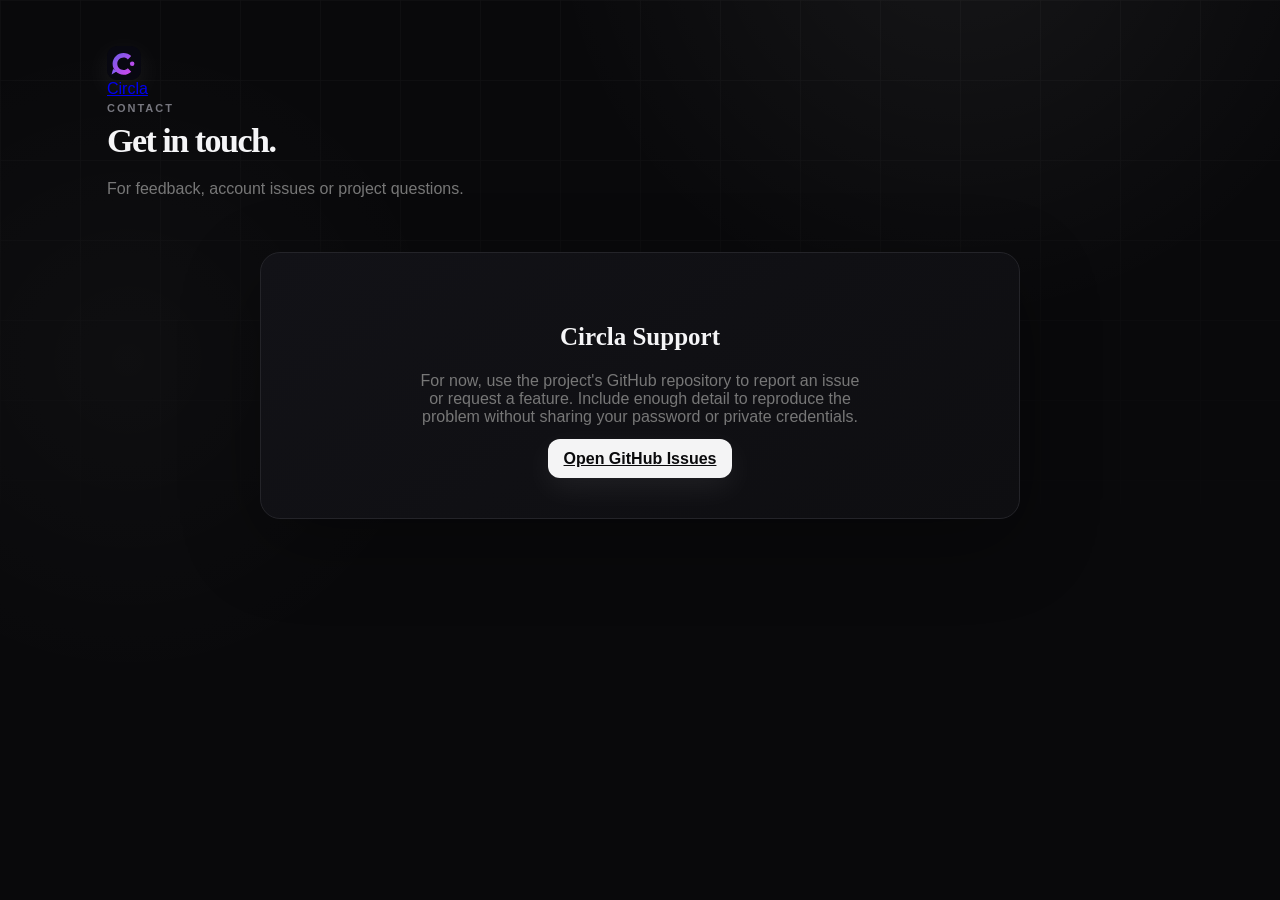
<file: contact.html>
<!doctype html><html lang="en"><head><meta charset="UTF-8"><meta name="viewport" content="width=device-width,initial-scale=1"><title>Contact — Circla</title><link rel="stylesheet" href="styles.css"></head><body><main class="content"><a class="logo" href="index.html"><img class="brand-logo" src="assets/circla-logo.svg" alt="Circla"><span>Circla</span></a><div class="page-title"><p class="eyebrow">CONTACT</p><h1>Get in touch.</h1><p>For feedback, account issues or project questions.</p></div><div class="create-panel"><h2>Circla Support</h2><p>For now, use the project's GitHub repository to report an issue or request a feature. Include enough detail to reproduce the problem without sharing your password or private credentials.</p><a class="create-btn" href="https://github.com/abdullahdogar2331-beep/circla/issues">Open GitHub Issues</a></div></main></body></html>
</file>
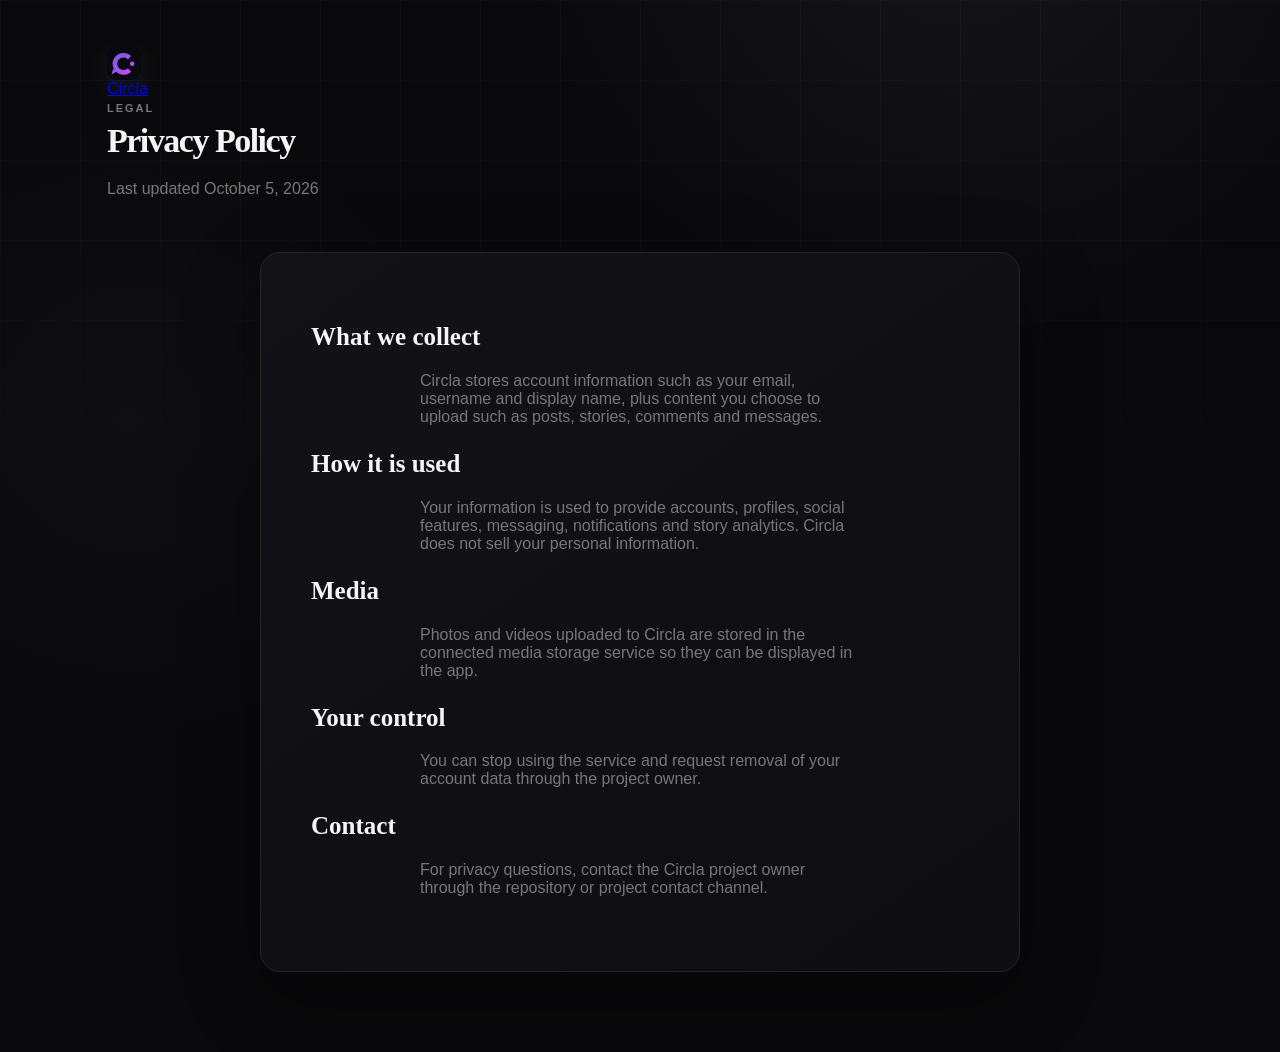
<file: privacy.html>
<!doctype html><html lang="en"><head><meta charset="UTF-8"><meta name="viewport" content="width=device-width,initial-scale=1"><title>Privacy Policy — Circla</title><link rel="stylesheet" href="styles.css"></head><body><main class="content"><a class="logo" href="index.html"><img class="brand-logo" src="assets/circla-logo.svg" alt="Circla"><span>Circla</span></a><div class="page-title"><p class="eyebrow">LEGAL</p><h1>Privacy Policy</h1><p>Last updated October 5, 2026</p></div><div class="create-panel" style="text-align:left"><h2>What we collect</h2><p>Circla stores account information such as your email, username and display name, plus content you choose to upload such as posts, stories, comments and messages.</p><h2>How it is used</h2><p>Your information is used to provide accounts, profiles, social features, messaging, notifications and story analytics. Circla does not sell your personal information.</p><h2>Media</h2><p>Photos and videos uploaded to Circla are stored in the connected media storage service so they can be displayed in the app.</p><h2>Your control</h2><p>You can stop using the service and request removal of your account data through the project owner.</p><h2>Contact</h2><p>For privacy questions, contact the Circla project owner through the repository or project contact channel.</p></div></main></body></html>
</file>
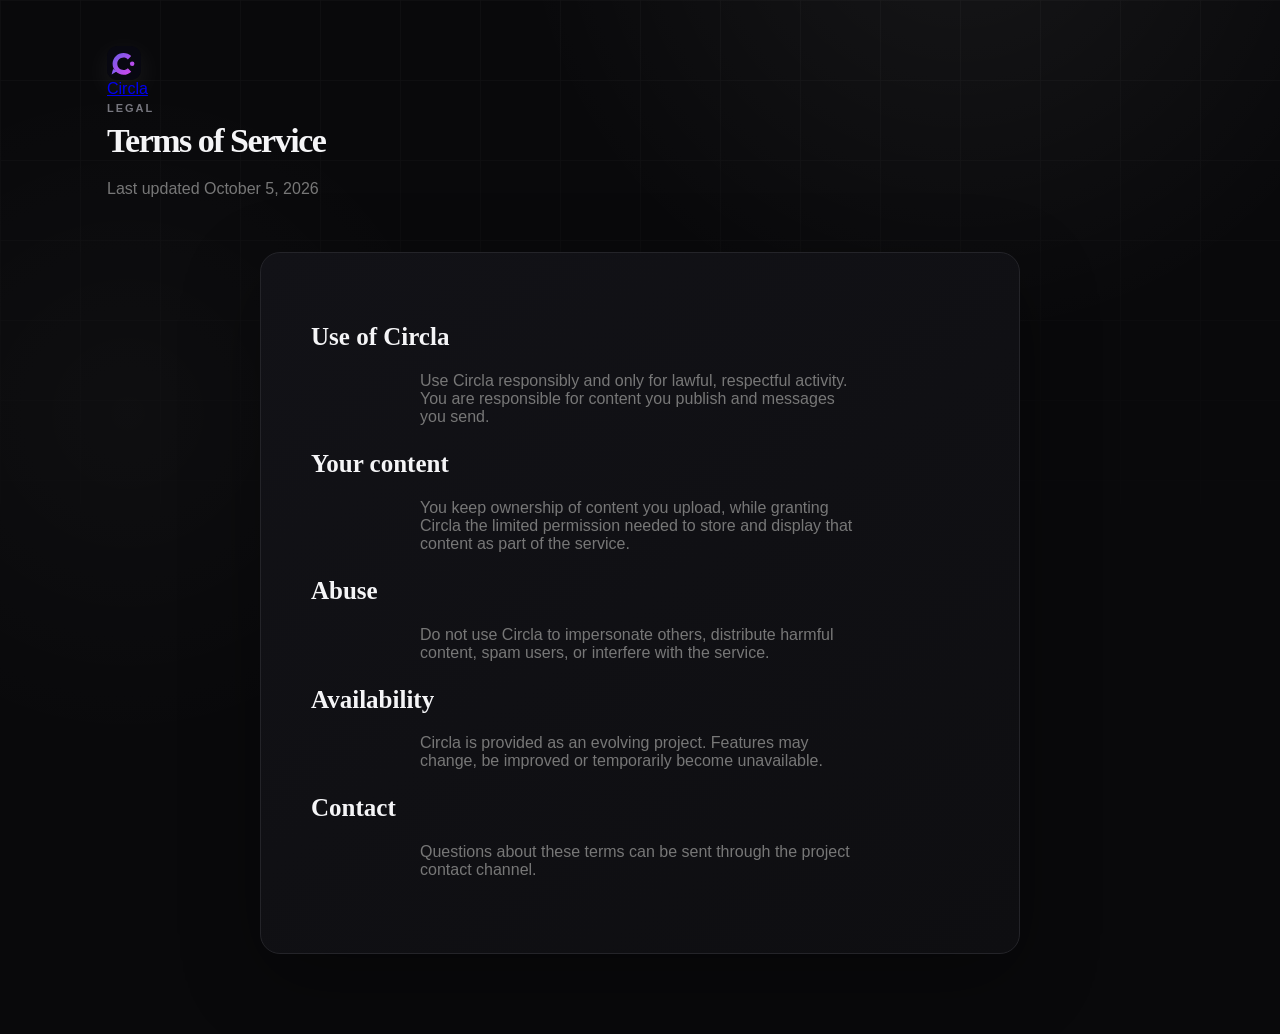
<file: terms.html>
<!doctype html><html lang="en"><head><meta charset="UTF-8"><meta name="viewport" content="width=device-width,initial-scale=1"><title>Terms of Service — Circla</title><link rel="stylesheet" href="styles.css"></head><body><main class="content"><a class="logo" href="index.html"><img class="brand-logo" src="assets/circla-logo.svg" alt="Circla"><span>Circla</span></a><div class="page-title"><p class="eyebrow">LEGAL</p><h1>Terms of Service</h1><p>Last updated October 5, 2026</p></div><div class="create-panel" style="text-align:left"><h2>Use of Circla</h2><p>Use Circla responsibly and only for lawful, respectful activity. You are responsible for content you publish and messages you send.</p><h2>Your content</h2><p>You keep ownership of content you upload, while granting Circla the limited permission needed to store and display that content as part of the service.</p><h2>Abuse</h2><p>Do not use Circla to impersonate others, distribute harmful content, spam users, or interfere with the service.</p><h2>Availability</h2><p>Circla is provided as an evolving project. Features may change, be improved or temporarily become unavailable.</p><h2>Contact</h2><p>Questions about these terms can be sent through the project contact channel.</p></div></main></body></html>
</file>
<file: styles.css>
*{box-sizing:border-box}body{margin:0;background:#0a0a0c;color:#f5f5f7;font-family:"DM Sans",sans-serif}button,input{font:inherit}button{border:0;background:none;color:inherit;cursor:pointer}.app-shell{min-height:100vh;display:flex}.sidebar{width:250px;border-right:1px solid #202025;padding:28px 18px;position:fixed;inset:0 auto 0 0;background:#0a0a0c;display:flex;flex-direction:column}.brand,.mobile-brand{font:700 25px "Space Grotesk";letter-spacing:-1px;display:flex;align-items:center;gap:10px;padding:0 12px}.brand-mark{width:34px;height:34px;border-radius:11px;background:#f5f5f7;color:#0a0a0c;display:grid;place-items:center;font:700 20px "Space Grotesk"}.sidebar nav{margin-top:42px;display:grid;gap:7px}.nav-item{height:48px;padding:0 14px;border-radius:14px;display:flex;align-items:center;gap:15px;color:#92929a;text-align:left;transition:.2s}.nav-item span{font-size:21px;width:23px;text-align:center}.nav-item:hover,.nav-item.active{background:#17171b;color:#fff}.nav-item.active{font-weight:700}.sidebar-bottom{margin-top:auto}.dot{width:7px;height:7px;background:#fff;border-radius:50%;margin-left:auto}.main{margin-left:250px;width:calc(100% - 250px)}.topbar{height:76px;border-bottom:1px solid #202025;display:flex;align-items:center;justify-content:flex-end;gap:14px;padding:0 34px;position:sticky;top:0;background:rgba(10,10,12,.86);backdrop-filter:blur(18px);z-index:5}.top-search{margin-right:auto;margin-left:22%;width:min(360px,42%);height:42px;background:#151519;border:1px solid #242429;border-radius:14px;display:flex;align-items:center;padding:0 13px;gap:8px;color:#777}.top-search input{width:100%;border:0;outline:0;background:none;color:#fff}.avatar{width:42px;height:42px;border-radius:50%;background:linear-gradient(135deg,#d9d9dc,#76767d);display:grid;place-items:center;color:#17171b;font-weight:700}.avatar.alt{background:linear-gradient(135deg,#b8c4d9,#657189)}.avatar.mini{width:36px;height:36px}.avatar.large{width:52px;height:52px}.avatar.huge{width:96px;height:96px;font-size:28px}.icon-btn{font-size:24px}.content{max-width:1150px;margin:auto;padding:46px 42px 80px}.hidden{display:none}.welcome-row{display:flex;justify-content:space-between;align-items:end;margin-bottom:28px}.eyebrow{font-size:11px;letter-spacing:2px;color:#77777f;font-weight:700;margin:0 0 8px}.welcome-row h1,.page-title h1{font:600 34px "Space Grotesk";letter-spacing:-1.5px;margin:0}.create-btn{background:#f4f4f5;color:#0a0a0c;border-radius:12px;padding:11px 16px;font-weight:700}.stories{display:flex;gap:22px;border:1px solid #202025;background:#101014;border-radius:20px;padding:18px 20px;margin-bottom:25px;overflow:auto}.story{min-width:58px;text-align:center}.story span{display:block;font-size:12px;margin-top:8px;color:#b0b0b6}.story-ring{width:58px;height:58px;padding:2px;border-radius:50%;background:linear-gradient(135deg,#fff,#5f5f68)}.story-ring .avatar{width:100%;height:100%;border:3px solid #101014}.add-story .plus{border:1px dashed #55555e;background:#18181d;color:#aaa;font-size:23px}.feed-layout{display:grid;grid-template-columns:minmax(0,680px) 300px;gap:34px}.post{border:1px solid #202025;background:#101014;border-radius:20px;padding:19px;margin-bottom:20px}.post-head{display:flex;align-items:center;gap:11px}.post-head strong,.post-head small{display:block}.post-head small,.suggest small,.profile-main small{color:#73737b;font-size:12px;margin-top:2px}.more{margin-left:auto;color:#777}.post-text{line-height:1.6;color:#d8d8dc;margin:18px 0}.post-media{height:390px;border-radius:15px;display:grid;place-items:end start;padding:22px;font:600 12px "Space Grotesk";letter-spacing:1.5px;overflow:hidden}.media-one{background:radial-gradient(circle at 30% 25%,#777,#28282e 42%,#111114);}.media-two{background:linear-gradient(135deg,#34343b,#111114 65%)}.post-actions{display:flex;gap:22px;padding:15px 2px 7px}.post-actions button{color:#aaa}.post-actions .save{margin-left:auto}.liked{color:#6f6f78}.right-rail>div{border-bottom:1px solid #202025;padding-bottom:22px;margin-bottom:24px}.profile-main{display:flex;align-items:center;gap:11px}.profile-main button{margin-left:auto}.profile-main strong{display:block}.stats{display:flex;justify-content:space-between;margin-top:17px;color:#777;font-size:11px}.stats b{color:#ddd;font-size:13px;display:block}.section-title{font-weight:700;font-size:13px;margin-bottom:18px}.section-title button{float:right;color:#888;font-size:12px}.suggest{display:flex;align-items:center;gap:10px;margin:15px 0}.suggest div:nth-child(2){flex:1}.suggest b{display:block;font-size:13px}.suggest button{color:#fff;font-size:12px;font-weight:700}.footer{color:#4e4e55;font-size:11px}.page-title{margin-bottom:30px}.page-title>p:last-child{color:#777}.explore-grid{display:grid;grid-template-columns:repeat(3,1fr);gap:12px}.tile{min-height:250px;border-radius:18px;padding:22px;display:flex;align-items:end;font:600 14px "Space Grotesk";letter-spacing:1px;background:linear-gradient(145deg,#36363d,#151519)}.t2{background:linear-gradient(145deg,#5b5b61,#19191d)}.t3{background:linear-gradient(145deg,#444449,#111114)}.t4{background:linear-gradient(145deg,#28282e,#5a5a61)}.t5{background:linear-gradient(145deg,#19191d,#48484f)}.t6{background:linear-gradient(145deg,#616168,#25252b)}.create-panel,.list-card{border:1px solid #242429;background:#101014;border-radius:20px;padding:50px;text-align:center}.upload-icon{margin:auto;width:70px;height:70px;border-radius:20px;background:#1c1c21;display:grid;place-items:center;font-size:32px}.create-panel h2{font:600 25px "Space Grotesk"}.create-panel p{color:#777;max-width:440px;margin:0 auto 24px}.list-card{text-align:left;padding:10px}.list-card>div{padding:20px;border-bottom:1px solid #202025}.list-card small{color:#777;margin-left:8px}.chats>div{display:flex;align-items:center;gap:12px}.chats span{flex:1}.chats span b,.chats span small{display:block}.chats time{color:#777;font-size:11px}.profile-hero{display:flex;align-items:center;gap:25px;border-bottom:1px solid #202025;padding-bottom:38px}.profile-hero h1{margin:0 0 7px;font:600 36px "Space Grotesk"}.profile-hero p:not(.eyebrow){color:#888;margin:0}.profile-stats{display:flex;gap:30px;margin-top:22px}.profile-stats span{font-weight:400;color:#777;margin-left:4px;font-size:12px}.outline-btn{margin-left:auto;border:1px solid #333;border-radius:11px;padding:10px 15px}.profile-grid{display:grid;grid-template-columns:repeat(3,1fr);gap:10px;margin-top:25px}.profile-grid div{height:260px;border-radius:12px;background:linear-gradient(135deg,#242429,#111114)}.bottom-nav,.mobile-brand{display:none}@media(max-width:950px){.sidebar{width:82px}.brand span:last-child,.sidebar .nav-item:not(.active){}.sidebar .nav-item{justify-content:center;padding:0}.sidebar .nav-item{font-size:0}.sidebar .nav-item span{font-size:21px}.main{margin-left:82px;width:calc(100% - 82px)}.top-search{margin-left:0}.feed-layout{grid-template-columns:1fr}.right-rail{display:none}.content{padding:34px 25px}.explore-grid{grid-template-columns:repeat(2,1fr)}}@media(max-width:650px){.sidebar{display:none}.main{margin:0;width:100%}.topbar{height:64px;padding:0 17px;justify-content:flex-end}.mobile-brand{display:flex;margin-right:auto;padding:0;font-size:20px}.mobile-brand .brand-mark{width:29px;height:29px;font-size:17px;border-radius:9px}.top-search{display:none}.content{padding:28px 15px 90px}.welcome-row{align-items:start;gap:15px}.welcome-row h1,.page-title h1{font-size:27px}.welcome-row .create-btn{font-size:0;width:42px;height:42px;padding:0}.welcome-row .create-btn:first-letter{font-size:20px}.stories{margin-left:-15px;margin-right:-15px;border-radius:0;border-left:0;border-right:0;gap:17px;padding-left:16px}.post{border-radius:16px;padding:14px}.post-media{height:320px}.bottom-nav{position:fixed;display:flex;bottom:0;left:0;right:0;height:67px;background:rgba(10,10,12,.94);border-top:1px solid #242429;z-index:20;justify-content:space-around;backdrop-filter:blur(18px)}.bottom-nav button{font-size:21px;color:#777;padding-top:7px}.bottom-nav button:first-child{color:#fff}.bottom-nav small{display:block;font-size:9px;margin-top:2px}.explore-grid{gap:7px}.tile{min-height:170px;padding:14px;font-size:11px}.profile-hero{flex-wrap:wrap}.profile-hero .outline-btn{margin-left:0}.profile-grid div{height:130px}}
.auth-overlay{position:fixed;inset:0;background:rgba(0,0,0,.72);backdrop-filter:blur(14px);display:none;align-items:center;justify-content:center;padding:20px;z-index:1000}.auth-overlay.open{display:flex}.auth-card{width:min(430px,100%);background:#141416;border:1px solid #29292d;border-radius:28px;padding:34px;box-shadow:0 30px 90px rgba(0,0,0,.45);position:relative}.auth-close{position:absolute;right:18px;top:16px;border:0;background:transparent;color:#aaa;font-size:28px;cursor:pointer}.auth-brand{justify-content:center;margin-bottom:28px}.auth-card h2{font-family:"Space Grotesk",sans-serif;font-size:32px;margin:8px 0}.auth-subtitle{color:#9a9aa2;margin:0 0 24px}.auth-field{display:grid;gap:8px;margin:14px 0}.auth-field label{font-size:13px;color:#aaa}.auth-field input{width:100%;box-sizing:border-box;background:#0d0d0f;border:1px solid #2b2b30;color:#fff;border-radius:12px;padding:13px 14px;outline:none}.auth-field input:focus{border-color:#666}.auth-submit{width:100%;margin-top:10px}.auth-submit:disabled{opacity:.55}.auth-switch{border:0;background:none;color:#999;margin:20px auto 0;display:block;cursor:pointer}.auth-switch b{color:#fff}.auth-message{font-size:13px;color:#aaa;min-height:18px;margin:12px 0 0;text-align:center}.hidden{display:none!important}.upload-options{display:flex;gap:10px;justify-content:center;flex-wrap:wrap}.upload-status{min-height:20px;color:#aaa;font-size:13px;margin-top:18px}
/* Live media + story analytics */
.live-post-media{padding:0;background:#0d0d10;display:block}
.live-media{width:100%;height:100%;display:block;object-fit:cover;border-radius:15px}
.live-story{background:transparent;color:inherit;padding:0;cursor:pointer}
.live-story .story-ring{margin:auto}
.create-panel{overflow:hidden}
.analytics-panel{margin-top:28px;text-align:left;border:1px solid #242429;background:#0d0d10;border-radius:18px;padding:22px}
.analytics-panel h3{font:600 22px "Space Grotesk";margin:0 0 18px}
.muted{color:#777;margin:0}
.analytics-row{display:flex;align-items:center;justify-content:space-between;gap:20px;border-top:1px solid #202025;padding:14px 0}
.analytics-row b,.analytics-row strong{display:block}
.analytics-row small{display:block;color:#777;font-size:11px;margin-top:4px}
.auth-logout{display:block;width:100%;border:1px solid #303036;border-radius:12px;padding:11px;color:#aaa;margin-top:10px}
.story-viewer{position:fixed;inset:0;background:rgba(0,0,0,.84);backdrop-filter:blur(20px);z-index:2000;display:grid;place-items:center;padding:20px}
.story-view-card{width:min(480px,100%);max-height:92vh;background:#121216;border:1px solid #29292f;border-radius:24px;overflow:hidden;box-shadow:0 30px 100px rgba(0,0,0,.5)}
.story-view-media{height:min(650px,72vh);background:#08080a}
.story-view-media-el{width:100%;height:100%;object-fit:contain;display:block}
.story-view-info{padding:17px;color:#eee}
.story-view-info strong{display:block;font-size:15px}
.story-view-info span{display:block;color:#888;font-size:12px;margin-top:5px}
.viewer-row{border-top:1px solid #242429;padding-top:9px;margin-top:9px;color:#aaa;font-size:12px}
.story-close{position:fixed;right:25px;top:18px;color:#fff;font-size:35px;z-index:2001}
@media(max-width:650px){
  .story-viewer{padding:0}
  .story-view-card{width:100%;height:100%;max-height:none;border-radius:0;border:0}
  .story-view-media{height:76vh}
  .story-close{right:15px}
}
.brand-logo{width:34px;height:34px;border-radius:10px;display:block;object-fit:cover}.mobile-brand .brand-logo{width:29px;height:29px;border-radius:8px}.auth-brand .brand-logo{width:34px;height:34px}.brand-logo+span{line-height:1}

/* Circla production UI */
.hidden{display:none!important}
.brand-logo{width:34px;height:34px;border-radius:10px;display:block;object-fit:cover}
.mobile-brand .brand-logo{width:29px;height:29px;border-radius:8px}
.auth-brand .brand-logo{width:34px;height:34px}
.empty-state,.muted{padding:30px;color:#777;text-align:center;border:1px dashed #29292f;border-radius:16px}
.caption-input{display:block;width:100%;min-height:100px;resize:vertical;background:#151519;border:1px solid #29292f;border-radius:14px;color:#fff;padding:14px;margin:18px 0;outline:none}
.caption-input:focus,.search-panel input:focus,.chat-form input:focus,.comment-card input:focus{border-color:#555}
.live-post-media{background:#151519;padding:0!important;display:block!important}
.live-media{width:100%;height:100%;object-fit:cover;display:block}
.live-post-media .live-media{height:390px;border-radius:15px}
.post-like.liked-btn{color:#ff5c7a}
.story{border:0;background:none;color:inherit;padding:0}
.story button{color:inherit}.story-viewer{position:fixed;inset:0;background:rgba(0,0,0,.88);z-index:100;display:grid;place-items:center;padding:24px}
.story-view-card{width:min(430px,94vw);max-height:90vh;background:#101014;border:1px solid #29292f;border-radius:22px;overflow:auto}
.story-view-media{height:65vh;background:#050507}.story-view-media-el{width:100%;height:100%;object-fit:contain}.story-view-info{padding:16px;color:#ddd}.story-view-info strong,.story-view-info span{display:block}.story-view-info span{color:#777;margin-top:4px}.story-close{position:fixed;right:25px;top:18px;color:#fff;font-size:32px;z-index:101}
.viewer-row{padding:10px 0;border-top:1px solid #222;color:#aaa;font-size:13px}
.analytics-panel{margin-top:34px;text-align:left;border-top:1px solid #25252b;padding-top:25px}.analytics-panel h3{margin:0 0 15px;font:600 22px "Space Grotesk"}.analytics-row{display:flex;justify-content:space-between;gap:20px;padding:14px 0;border-bottom:1px solid #222}.analytics-row b,.analytics-row small,.analytics-row strong{display:block}.analytics-row small{color:#777;margin-top:4px;font-weight:400}
.search-panel{display:flex;gap:10px;margin-bottom:20px}.search-panel input{flex:1;background:#151519;border:1px solid #29292f;border-radius:13px;color:#fff;padding:12px 14px;outline:0}.search-result{display:flex;align-items:center;gap:12px;padding:14px;border:1px solid #25252b;background:#101014;border-radius:16px;margin-bottom:10px}.search-result>div:nth-child(2){flex:1}.search-result small,.search-result p{display:block;color:#777;margin:3px 0;font-size:12px}.search-result p{font-size:11px}.search-results{margin-bottom:22px}
.explore-media{padding:0!important;min-height:250px;overflow:hidden}.explore-media-el{width:100%;height:100%;object-fit:cover}.profile-actions{margin-left:auto;display:flex;gap:9px;align-items:center}.profile-posts-title{margin-top:25px}.profile-posts-title h2{font:600 20px "Space Grotesk"}.profile-tile{height:260px;border-radius:12px;overflow:hidden;background:#151519}.profile-media{width:100%;height:100%;object-fit:cover}
.notification-item{width:100%;display:flex;align-items:center;gap:14px;text-align:left;padding:17px;border-bottom:1px solid #242429;color:#ddd;background:transparent}.notification-item.unread{background:#17171c}.notification-item small{display:block;color:#777;margin-top:4px}.notif-icon{width:32px;height:32px;border-radius:50%;background:#1b1b21;display:grid;place-items:center}
.messages-layout{display:grid;grid-template-columns:280px 1fr;min-height:550px;border:1px solid #25252b;border-radius:20px;overflow:hidden;background:#101014}.chat-list{border-right:1px solid #25252b;padding:10px}.chat-item{width:100%;display:flex;align-items:center;gap:10px;padding:12px;border-radius:13px;text-align:left}.chat-item:hover{background:#19191e}.chat-item span{flex:1}.chat-item small,.chat-header small{display:block;color:#777;margin-top:3px}.chat-panel{display:flex;flex-direction:column;min-width:0}.empty-chat{margin:auto;color:#666;text-align:center;padding:30px}.chat-header{display:flex;align-items:center;gap:10px;padding:15px 18px;border-bottom:1px solid #25252b}.chat-messages{flex:1;min-height:390px;max-height:500px;overflow:auto;padding:18px;display:flex;flex-direction:column;gap:8px}.message-bubble{max-width:70%;align-self:flex-start;background:#1a1a20;border-radius:16px 16px 16px 4px;padding:9px 12px}.message-bubble.mine{align-self:flex-end;background:#f4f4f5;color:#0a0a0c;border-radius:16px 16px 4px 16px}.message-bubble p{margin:0;line-height:1.45}.message-bubble small{display:block;opacity:.55;font-size:10px;margin-top:4px}.chat-form{display:flex;gap:8px;padding:12px;border-top:1px solid #25252b}.chat-form input{flex:1;background:#151519;border:1px solid #29292f;border-radius:12px;color:#fff;padding:11px;outline:0}
.comment-overlay{position:fixed;inset:0;background:rgba(0,0,0,.72);z-index:90;display:grid;place-items:center;padding:18px}.comment-card{width:min(560px,95vw);max-height:80vh;background:#111115;border:1px solid #29292f;border-radius:20px;padding:20px;display:flex;flex-direction:column}.comment-card>button{align-self:flex-end;font-size:26px}.comment-card h3{margin:0 0 15px}.comment-card #commentsList{overflow:auto;min-height:180px}.comment-row{padding:12px 0;border-bottom:1px solid #222}.comment-row p{margin:5px 0;color:#ccc}.comment-row small{color:#666}.comment-card form{display:flex;gap:8px;margin-top:12px}.comment-card input{flex:1;background:#151519;border:1px solid #29292f;border-radius:12px;color:#fff;padding:11px;outline:0}
@media(max-width:650px){.profile-actions{width:100%;margin-left:0}.profile-actions button{flex:1}.messages-layout{grid-template-columns:1fr}.chat-list{border-right:0;border-bottom:1px solid #25252b;max-height:210px;overflow:auto}.chat-panel{min-height:450px}.chat-messages{min-height:300px}.live-post-media .live-media{height:320px}.search-panel{flex-direction:column}.explore-media{min-height:170px}.profile-tile{height:130px}}

.auth-top-btn{border:1px solid #303036;border-radius:12px;padding:9px 14px;color:#ddd;background:#151519;font-weight:700;font-size:12px}.auth-top-btn:hover{background:#f4f4f5;color:#0a0a0c}@media(max-width:650px){.auth-top-btn{display:none}}
/* =========================================================
   CIRCLA PREMIUM DESIGN SYSTEM
   ========================================================= */
:root{
  --bg:#09090b;
  --panel:#101014;
  --panel-2:#141419;
  --panel-3:#19191f;
  --line:#26262d;
  --line-soft:#1d1d23;
  --text:#f7f7f8;
  --text-2:#c5c5cc;
  --muted:#777780;
  --muted-2:#55555e;
  --white:#f4f4f5;
  --shadow:0 24px 80px rgba(0,0,0,.32);
  --radius-xl:26px;
  --radius-lg:20px;
  --radius-md:15px;
}
html{scroll-behavior:smooth}
body{min-height:100vh;overflow-x:hidden;background:
radial-gradient(circle at 75% -10%,rgba(255,255,255,.055),transparent 30%),
radial-gradient(circle at 10% 40%,rgba(255,255,255,.025),transparent 26%),var(--bg)}
body:before{content:"";position:fixed;inset:0;pointer-events:none;opacity:.035;background-image:linear-gradient(rgba(255,255,255,.8) 1px,transparent 1px),linear-gradient(90deg,rgba(255,255,255,.8) 1px,transparent 1px);background-size:80px 80px;mask-image:linear-gradient(to bottom,black,transparent 75%);z-index:-1}
button{transition:transform .18s ease,background .18s ease,border-color .18s ease,color .18s ease,opacity .18s ease}
button:active{transform:scale(.97)}
button:focus-visible,input:focus-visible,textarea:focus-visible{outline:2px solid #aaa;outline-offset:2px}
.sidebar{box-shadow:18px 0 50px rgba(0,0,0,.12);background:rgba(9,9,11,.88);backdrop-filter:blur(24px)}
.brand{padding-top:2px}
.brand-logo{box-shadow:0 8px 28px rgba(255,255,255,.08)}
.sidebar nav{gap:9px}
.nav-item{position:relative;border:1px solid transparent}
.nav-item:after{content:"";position:absolute;left:0;top:10px;bottom:10px;width:2px;border-radius:4px;background:transparent}
.nav-item:hover{transform:translateX(2px);background:#15151a;border-color:#222229}
.nav-item.active{background:linear-gradient(90deg,#19191e,#121216);border-color:#292930}
.nav-item.active:after{background:#f4f4f5}
.topbar{box-shadow:0 12px 40px rgba(0,0,0,.12)}
.top-search{transition:border-color .2s,box-shadow .2s,background .2s}
.top-search:focus-within{border-color:#3a3a42;background:#17171c;box-shadow:0 0 0 4px rgba(255,255,255,.025)}
.icon-btn{width:40px;height:40px;border-radius:12px}
.icon-btn:hover{background:#17171b}
.auth-top-btn{box-shadow:0 8px 24px rgba(0,0,0,.18)}
.auth-top-btn:hover{box-shadow:0 10px 30px rgba(255,255,255,.08)}
.content{animation:pageIn .35s ease both}
@keyframes pageIn{from{opacity:0;transform:translateY(7px)}to{opacity:1;transform:none}}
.welcome-row{margin-bottom:32px}
.welcome-row h1,.page-title h1{font-weight:700}
.create-btn{box-shadow:0 10px 30px rgba(255,255,255,.07);transition:transform .18s,box-shadow .18s,background .18s}
.create-btn:hover{transform:translateY(-2px);box-shadow:0 15px 38px rgba(255,255,255,.13);background:#fff}
.outline-btn{background:#111116;border-color:#303039}
.outline-btn:hover{background:#1a1a20;border-color:#45454e}
.stories{box-shadow:var(--shadow);background:linear-gradient(135deg,#111116,#0d0d10)}
.story{transition:transform .18s}
.story:hover{transform:translateY(-2px)}
.story-ring{box-shadow:0 0 0 1px rgba(255,255,255,.08),0 8px 25px rgba(0,0,0,.28)}
.feed{min-width:0}
.post{position:relative;box-shadow:0 15px 55px rgba(0,0,0,.18);transition:transform .2s,border-color .2s,box-shadow .2s}
.post:hover{border-color:#2b2b32;box-shadow:0 20px 65px rgba(0,0,0,.26)}
.post-head strong{letter-spacing:-.1px}
.post-text{font-size:14px}
.post-media{position:relative;background:#0d0d10}
.post-media:after{content:"";position:absolute;inset:0;pointer-events:none;background:linear-gradient(to bottom,transparent 70%,rgba(0,0,0,.2))}
.post-actions{border-top:1px solid #1c1c22;margin-top:13px;padding-top:13px}
.post-actions button{border-radius:10px;padding:7px 9px}
.post-actions button:hover{background:#18181d;color:#fff}
.right-rail{position:relative}
.right-rail>div{background:rgba(16,16,20,.5);padding:18px;border:1px solid #202027;border-radius:18px}
.profile-card{box-shadow:0 15px 45px rgba(0,0,0,.15)}
.suggest{padding:7px;border-radius:12px;transition:background .18s}
.suggest:hover{background:#17171c}
.suggest button{border:1px solid #303039;border-radius:9px;padding:7px 9px}
.suggest button:hover{background:#fff;color:#09090b}
.page-title{padding:4px 0 4px}
.page-title>p:last-child{line-height:1.6}
.search-panel{padding:10px;border:1px solid #222229;border-radius:17px;background:#101014;box-shadow:var(--shadow)}
.search-panel input{background:#0c0c0f;border-color:#222229}
.search-result{box-shadow:0 10px 30px rgba(0,0,0,.12);transition:transform .18s,border-color .18s}
.search-result:hover{transform:translateY(-1px);border-color:#35353e}
.explore-grid{margin-top:10px}
.tile{position:relative;overflow:hidden;box-shadow:0 12px 38px rgba(0,0,0,.18);transition:transform .25s,filter .25s}
.tile:after{content:"";position:absolute;inset:0;background:linear-gradient(to top,rgba(0,0,0,.5),transparent 55%);pointer-events:none}
.tile:hover{transform:translateY(-4px);filter:brightness(1.08)}
.explore-media-el{transition:transform .45s ease}
.tile:hover .explore-media-el{transform:scale(1.035)}
.create-panel,.list-card{box-shadow:var(--shadow);background:linear-gradient(145deg,#121217,#0e0e11)}
.create-panel{max-width:760px;margin:auto}
.upload-icon{box-shadow:inset 0 0 0 1px #2d2d35,0 18px 45px rgba(0,0,0,.25)}
.caption-input{min-height:130px;font-size:14px;line-height:1.6}
.upload-options .create-btn,.upload-options .outline-btn{min-width:145px}
.analytics-panel{background:#0b0b0e}
.profile-hero{position:relative;padding:28px;border:1px solid #24242b;border-radius:22px;background:linear-gradient(145deg,#111116,#0c0c0f);box-shadow:var(--shadow)}
.profile-hero .huge{box-shadow:0 14px 45px rgba(0,0,0,.35)}
.profile-actions{align-self:flex-start}
.profile-grid{gap:12px}
.profile-tile{border:1px solid #202027;box-shadow:0 10px 30px rgba(0,0,0,.16);transition:transform .2s,border-color .2s}
.profile-tile:hover{transform:translateY(-3px);border-color:#363640}
.notification-item{transition:background .18s,padding-left .18s}
.notification-item:hover{background:#18181d;padding-left:21px}
.notification-item.unread{box-shadow:inset 3px 0 #eee}
.messages-layout{box-shadow:var(--shadow);border-color:#292930}
.chat-item{transition:background .18s,transform .18s}
.chat-item:hover{transform:translateX(2px)}
.chat-form input{background:#0d0d10}
.message-bubble{box-shadow:0 8px 20px rgba(0,0,0,.12)}
.message-bubble.mine{box-shadow:0 8px 20px rgba(255,255,255,.06)}
.comment-card{box-shadow:0 30px 100px rgba(0,0,0,.5)}
.auth-card{box-shadow:0 35px 110px rgba(0,0,0,.6)}
.auth-card:before{content:"";position:absolute;inset:0;border-radius:28px;padding:1px;background:linear-gradient(145deg,rgba(255,255,255,.14),transparent 35%,rgba(255,255,255,.03));-webkit-mask:linear-gradient(#000 0 0) content-box,linear-gradient(#000 0 0);-webkit-mask-composite:xor;mask-composite:exclude;pointer-events:none}
.auth-field input{transition:border-color .2s,box-shadow .2s,background .2s}
.auth-field input:focus{background:#101014;box-shadow:0 0 0 4px rgba(255,255,255,.025)}
.auth-switch:hover{color:#fff}
.premium-toast{position:fixed;left:50%;bottom:28px;transform:translate(-50%,20px);opacity:0;pointer-events:none;background:#f4f4f5;color:#0a0a0c;padding:11px 17px;border-radius:13px;font-size:13px;font-weight:700;box-shadow:0 15px 45px rgba(0,0,0,.35);z-index:5000;transition:opacity .25s,transform .25s}
.premium-toast.show{opacity:1;transform:translate(-50%,0)}
.page-loader{position:fixed;inset:0;display:grid;place-items:center;align-content:center;gap:12px;background:rgba(9,9,11,.96);z-index:6000}
.loader-orbit{width:62px;height:62px;position:relative;animation:spin 1.1s linear infinite}
.loader-orbit span{position:absolute;width:12px;height:12px;border-radius:50%;background:#f4f4f5}
.loader-orbit span:nth-child(1){left:25px;top:0}
.loader-orbit span:nth-child(2){right:0;bottom:8px;opacity:.55}
.loader-orbit span:nth-child(3){left:0;bottom:8px;opacity:.25}
@keyframes spin{to{transform:rotate(360deg)}}
.page-loader b{font:700 18px "Space Grotesk";letter-spacing:-.4px}
.site-footer{max-width:1150px;margin:0 auto;padding:25px 42px 35px;border-top:1px solid #202027;color:#666;display:flex;align-items:center;gap:25px;flex-wrap:wrap;font-size:11px}
.site-footer>div:first-child{margin-right:auto;display:flex;gap:9px;align-items:center}
.site-footer>div:first-child b{color:#ddd;font:700 17px "Space Grotesk"}
.site-footer button{color:#777;margin-right:15px}
.site-footer button:hover{color:#fff}
.site-footer small{width:100%;color:#45454d}
::selection{background:#eee;color:#0a0a0c}
@media(max-width:950px){
  .site-footer{padding-left:25px;padding-right:25px}
  .profile-hero{padding:22px}
}
@media(max-width:650px){
  .content{animation:none}
  .site-footer{padding:22px 15px 90px;display:block}
  .site-footer>div:first-child{margin-bottom:16px;display:grid;gap:3px}
  .site-footer button{margin-right:14px}
  .premium-toast{bottom:82px;max-width:calc(100vw - 30px);text-align:center}
  .profile-hero{padding:18px;gap:17px}
  .profile-hero .avatar.huge{width:78px;height:78px}
  .auth-card{padding:27px 22px;border-radius:23px}
}
</file>
